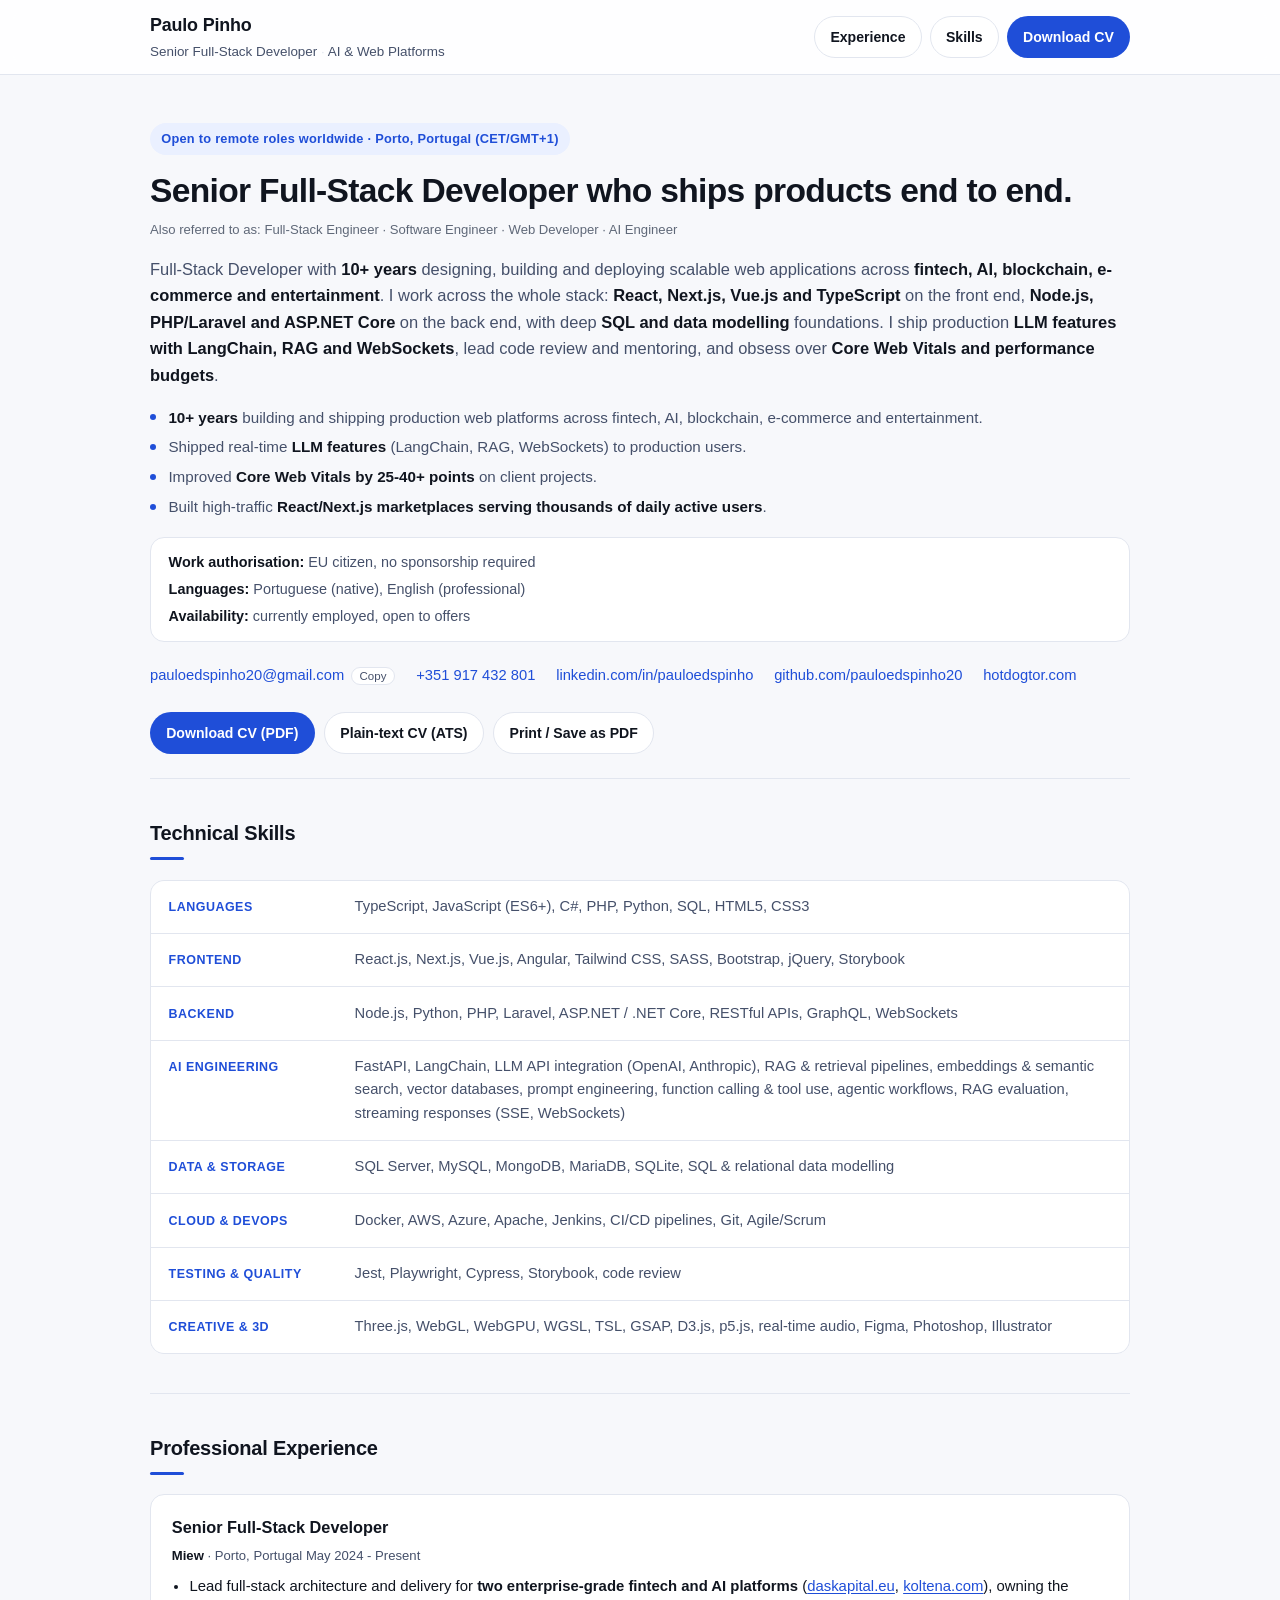
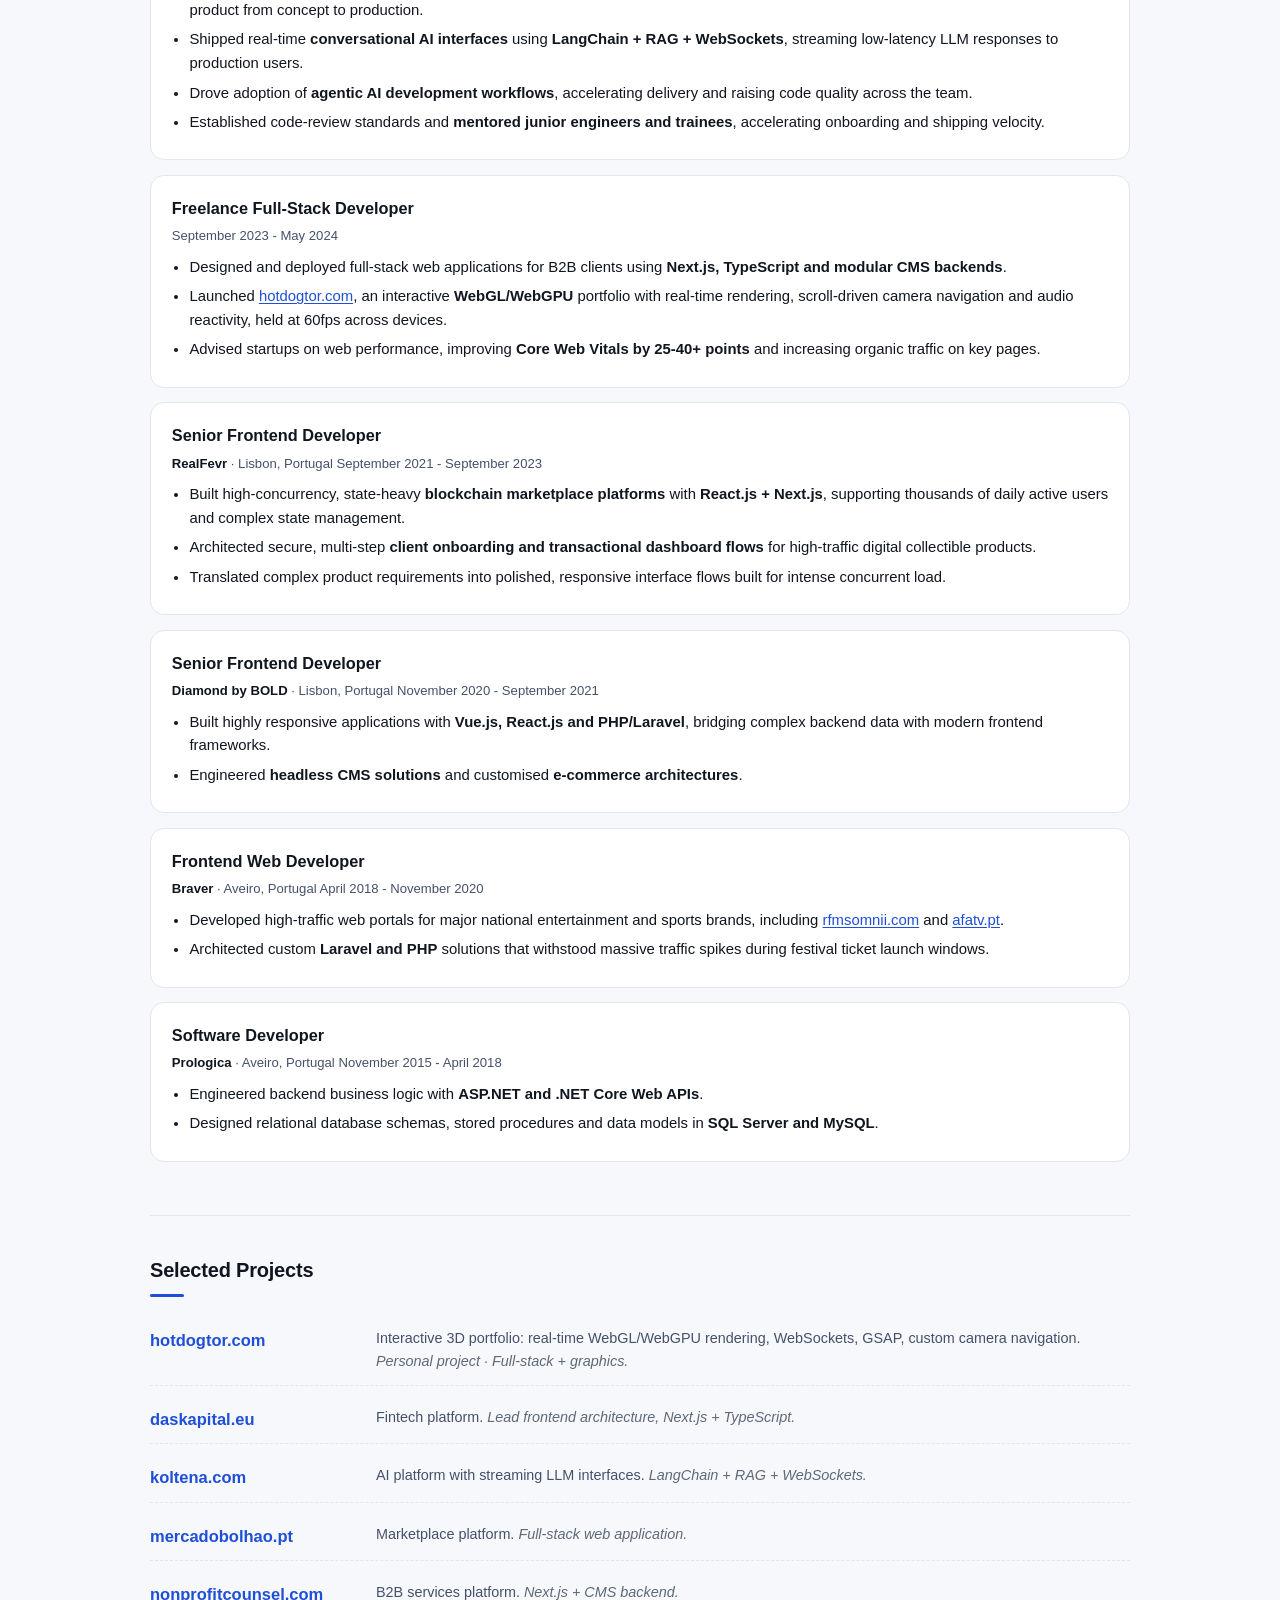
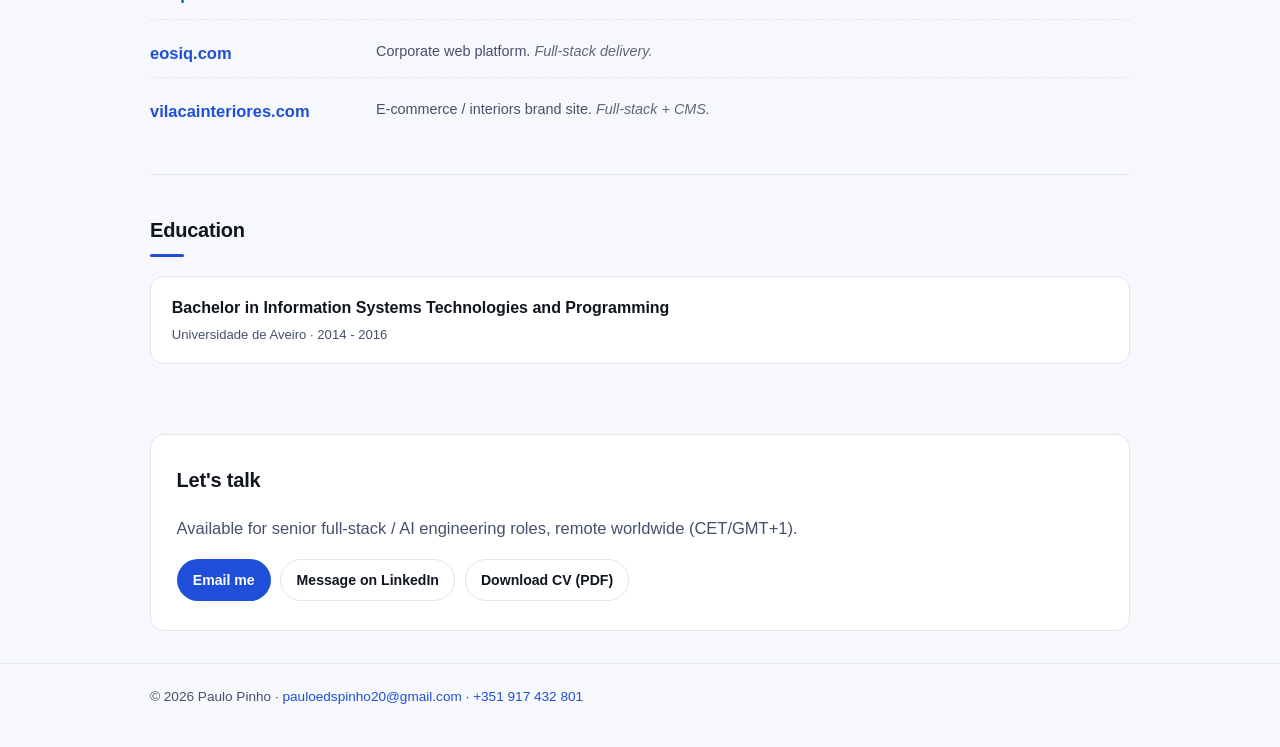
<file: index.html>
<!DOCTYPE html>
<html lang="en">
<head>
  <meta charset="utf-8" />
  <meta name="viewport" content="width=device-width, initial-scale=1" />

  <title>Paulo Pinho · Senior Full-Stack Developer (AI, React, Node.js, .NET)</title>
  <meta name="description" content="Senior Full-Stack Developer with 10+ years building scalable web platforms in fintech, AI and blockchain. React, Next.js, Vue, TypeScript, Node.js, PHP/Laravel, ASP.NET Core, SQL, LangChain and RAG. Remote, based in Porto, Portugal." />
  <meta name="keywords" content="Senior Full-Stack Developer, Full-Stack Engineer, Software Engineer, Web Developer, Remote Software Engineer, React, Next.js, Vue.js, TypeScript, JavaScript, Node.js, Python, FastAPI, PHP, Laravel, ASP.NET Core, .NET, C#, GraphQL, REST APIs, WebSockets, LangChain, RAG, retrieval-augmented generation, LLM, LLM API integration, OpenAI, Anthropic, AI Engineer, AI engineering, embeddings, semantic search, vector databases, prompt engineering, function calling, tool use, agentic workflows, RAG evaluation, streaming, SSE, MySQL, SQL Server, MongoDB, Docker, AWS, Azure, CI/CD, Core Web Vitals, Three.js, WebGL, WebGPU, Porto Portugal" />
  <meta name="author" content="Paulo Pinho" />
  <meta name="robots" content="index, follow, max-image-preview:large" />
  <meta name="theme-color" content="#0b1220" />

  <link rel="canonical" href="https://pauloedspinho20.github.io/cv/" />

  <!-- Open Graph / social -->
  <meta property="og:type" content="profile" />
  <meta property="og:title" content="Paulo Pinho · Senior Full-Stack Developer (AI & Web Platforms)" />
  <meta property="og:description" content="10+ years shipping scalable web platforms and production LLM/RAG features. React, Next.js, Node.js, .NET, SQL. Remote worldwide." />
  <meta property="og:url" content="https://pauloedspinho20.github.io/cv/" />
  <meta property="og:image" content="https://pauloedspinho20.github.io/cv/assets/og-image.png" />
  <meta property="og:image:type" content="image/png" />
  <meta property="og:image:width" content="1200" />
  <meta property="og:image:height" content="630" />
  <meta property="og:image:alt" content="Paulo Pinho · Senior Full-Stack Developer" />
  <meta property="og:locale" content="en_US" />
  <meta name="twitter:card" content="summary_large_image" />
  <meta name="twitter:title" content="Paulo Pinho · Senior Full-Stack Developer (AI & Web Platforms)" />
  <meta name="twitter:description" content="10+ years shipping scalable web platforms and production LLM/RAG features. Remote worldwide." />
  <meta name="twitter:image" content="https://pauloedspinho20.github.io/cv/assets/og-image.png" />

  <link rel="icon" href="./assets/favicon.svg" type="image/svg+xml" />
  <link rel="apple-touch-icon" href="./assets/apple-touch-icon.png" />
  <link rel="stylesheet" href="./styles.css" />

  <script type="application/ld+json">
  {
    "@context": "https://schema.org",
    "@type": "Person",
    "name": "Paulo Pinho",
    "givenName": "Paulo",
    "familyName": "Pinho",
    "jobTitle": "Senior Full-Stack Developer",
    "alternateName": ["Full-Stack Engineer", "Software Engineer", "Web Developer", "AI Engineer"],
    "knowsLanguage": [
      { "@type": "Language", "name": "Portuguese" },
      { "@type": "Language", "name": "English" }
    ],
    "description": "Senior Full-Stack Developer specialising in React, Next.js, TypeScript, Node.js, PHP/Laravel, ASP.NET Core and applied AI (LangChain, RAG, LLM integration).",
    "email": "mailto:pauloedspinho20@gmail.com",
    "telephone": "+351917432801",
    "url": "https://pauloedspinho20.github.io/cv/",
    "image": "https://pauloedspinho20.github.io/cv/assets/og-image.png",
    "address": {
      "@type": "PostalAddress",
      "addressLocality": "Porto",
      "addressCountry": "PT"
    },
    "worksFor": { "@type": "Organization", "name": "Miew" },
    "alumniOf": {
      "@type": "CollegeOrUniversity",
      "name": "Universidade de Aveiro"
    },
    "knowsAbout": [
      "React", "Next.js", "Vue.js", "TypeScript", "JavaScript", "Node.js",
      "PHP", "Laravel", "ASP.NET Core", ".NET", "C#", "Python", "FastAPI",
      "GraphQL", "REST APIs", "WebSockets", "SQL Server", "MySQL", "MongoDB",
      "LangChain", "RAG", "LLM integration", "OpenAI API", "Anthropic API",
      "embeddings", "semantic search", "vector databases", "prompt engineering",
      "function calling", "tool use", "agentic workflows", "RAG evaluation", "streaming",
      "Docker", "AWS", "Azure", "CI/CD", "Core Web Vitals", "WebGL", "WebGPU", "Three.js"
    ],
    "sameAs": [
      "https://github.com/pauloedspinho20",
      "https://linkedin.com/in/pauloedspinho",
      "https://hotdogtor.com"
    ]
  }
  </script>
</head>
<body>
  <a class="skip-link" href="#main">Skip to content</a>

  <header class="site-header" id="top">
    <div class="wrap header-inner">
      <div class="identity">
        <h1>Paulo Pinho</h1>
        <p class="role">Senior Full-Stack Developer <span class="sep">·</span> AI &amp; Web Platforms</p>
      </div>
      <nav class="actions" aria-label="Primary">
        <a class="btn btn-ghost" href="#experience">Experience</a>
        <a class="btn btn-ghost" href="#skills">Skills</a>
        <a class="btn btn-primary" href="./assets/Paulo-Pinho-Senior-FullStack-Developer-CV.pdf" download>Download CV</a>
      </nav>
    </div>
  </header>

  <main id="main">
    <!-- Print-only header: gives the PDF a clean name/title/contact block -->
    <div class="print-only print-head">
      <h1>Paulo Pinho</h1>
      <p class="print-role">Senior Full-Stack Developer · AI &amp; Web Platforms</p>
      <p class="print-contact">
        Porto, Portugal · +351 917 432 801 · pauloedspinho20@gmail.com ·
        linkedin.com/in/pauloedspinho · github.com/pauloedspinho20 · hotdogtor.com
      </p>
      <p class="print-contact">
        EU work authorisation (no sponsorship) · Portuguese (native), English (professional) · Remote worldwide (CET/GMT+1)
      </p>
    </div>

    <!-- HERO / SUMMARY -->
    <section class="hero wrap" id="about" aria-labelledby="about-title">
      <p class="eyebrow">Open to remote roles worldwide · Porto, Portugal (CET/GMT+1)</p>
      <h2 id="about-title" class="summary-title">Senior Full-Stack Developer who ships products end to end.</h2>
      <p class="also">Also referred to as: Full-Stack Engineer · Software Engineer · Web Developer · AI Engineer</p>
      <p class="summary">
        Full-Stack Developer with <strong>10+ years</strong> designing, building and deploying scalable web
        applications across <strong>fintech, AI, blockchain, e-commerce and entertainment</strong>. I work across the
        whole stack: <strong>React, Next.js, Vue.js and TypeScript</strong> on the front end,
        <strong>Node.js, PHP/Laravel and ASP.NET Core</strong> on the back end, with deep <strong>SQL and data
        modelling</strong> foundations. I ship production <strong>LLM features with LangChain, RAG and WebSockets</strong>,
        lead code review and mentoring, and obsess over <strong>Core Web Vitals and performance budgets</strong>.
      </p>

      <ul class="highlights" aria-label="Career highlights">
        <li><strong>10+ years</strong> building and shipping production web platforms across fintech, AI, blockchain, e-commerce and entertainment.</li>
        <li>Shipped real-time <strong>LLM features</strong> (LangChain, RAG, WebSockets) to production users.</li>
        <li>Improved <strong>Core Web Vitals by 25-40+ points</strong> on client projects.</li>
        <li>Built high-traffic <strong>React/Next.js marketplaces serving thousands of daily active users</strong>.</li>
      </ul>

      <ul class="facts" aria-label="Working preferences">
        <li><strong>Work authorisation:</strong> EU citizen, no sponsorship required</li>
        <li><strong>Languages:</strong> Portuguese (native), English (professional)</li>
        <li><strong>Availability:</strong> currently employed, open to offers</li>
      </ul>

      <ul class="contact" aria-label="Contact details">
        <li><a href="mailto:pauloedspinho20@gmail.com">pauloedspinho20@gmail.com</a>
          <button class="copy-btn" type="button" data-copy="pauloedspinho20@gmail.com" aria-label="Copy email address">Copy</button>
        </li>
        <li><a href="tel:+351917432801">+351 917 432 801</a></li>
        <li><a href="https://linkedin.com/in/pauloedspinho" rel="me noopener" target="_blank">linkedin.com/in/pauloedspinho</a></li>
        <li><a href="https://github.com/pauloedspinho20" rel="me noopener" target="_blank">github.com/pauloedspinho20</a></li>
        <li><a href="https://hotdogtor.com" rel="noopener" target="_blank">hotdogtor.com</a></li>
      </ul>

      <div class="cta-row">
        <a class="btn btn-primary" href="./assets/Paulo-Pinho-Senior-FullStack-Developer-CV.pdf" download>Download CV (PDF)</a>
        <a class="btn btn-ghost" href="./cv.txt">Plain-text CV (ATS)</a>
        <button class="btn btn-ghost" type="button" data-print>Print / Save as PDF</button>
      </div>
    </section>

    <!-- SKILLS -->
    <section class="wrap section" id="skills" aria-labelledby="skills-title">
      <h2 class="section-title" id="skills-title">Technical Skills</h2>
      <dl class="skills-grid">
        <div class="skill">
          <dt>Languages</dt>
          <dd>TypeScript, JavaScript (ES6+), C#, PHP, Python, SQL, HTML5, CSS3</dd>
        </div>
        <div class="skill">
          <dt>Frontend</dt>
          <dd>React.js, Next.js, Vue.js, Angular, Tailwind CSS, SASS, Bootstrap, jQuery, Storybook</dd>
        </div>
        <div class="skill">
          <dt>Backend</dt>
          <dd>Node.js, Python, PHP, Laravel, ASP.NET / .NET Core, RESTful APIs, GraphQL, WebSockets</dd>
        </div>
        <div class="skill">
          <dt>AI Engineering</dt>
          <dd>FastAPI, LangChain, LLM API integration (OpenAI, Anthropic), RAG &amp; retrieval pipelines, embeddings &amp; semantic search, vector databases, prompt engineering, function calling &amp; tool use, agentic workflows, RAG evaluation, streaming responses (SSE, WebSockets)</dd>
        </div>
        <div class="skill">
          <dt>Data &amp; Storage</dt>
          <dd>SQL Server, MySQL, MongoDB, MariaDB, SQLite, SQL &amp; relational data modelling</dd>
        </div>
        <div class="skill">
          <dt>Cloud &amp; DevOps</dt>
          <dd>Docker, AWS, Azure, Apache, Jenkins, CI/CD pipelines, Git, Agile/Scrum</dd>
        </div>
        <div class="skill">
          <dt>Testing &amp; Quality</dt>
          <dd>Jest, Playwright, Cypress, Storybook, code review</dd>
        </div>
        <div class="skill">
          <dt>Creative &amp; 3D</dt>
          <dd>Three.js, WebGL, WebGPU, WGSL, TSL, GSAP, D3.js, p5.js, real-time audio, Figma, Photoshop, Illustrator</dd>
        </div>
      </dl>
      <!--
        OPTIONAL KEYWORDS: confirm you actually use these before removing this comment.
        LangGraph, Model Context Protocol (MCP), OpenAI Agents SDK, Hugging Face Transformers,
        Pinecone, pgvector, Weaviate, Chroma, Qdrant, fine-tuning / LoRA,
        Redux / Redux Toolkit, Zustand, React Native, Remix,
        Kafka / RabbitMQ, Kubernetes, Terraform
      -->
    </section>

    <!-- EXPERIENCE -->
    <section class="wrap section" id="experience" aria-labelledby="exp-title">
      <h2 class="section-title" id="exp-title">Professional Experience</h2>

      <article class="job">
        <header class="job-head">
          <h3 class="job-title">Senior Full-Stack Developer</h3>
          <p class="job-meta">
            <span class="company">Miew</span> · Porto, Portugal
            <time datetime="2024-05">May 2024</time> - Present
          </p>
        </header>
        <ul>
          <li>Lead full-stack architecture and delivery for <strong>two enterprise-grade fintech and AI platforms</strong> (<a href="https://daskapital.eu" rel="noopener" target="_blank">daskapital.eu</a>, <a href="https://koltena.com" rel="noopener" target="_blank">koltena.com</a>), owning the product from concept to production.</li>
          <li>Shipped real-time <strong>conversational AI interfaces</strong> using <strong>LangChain + RAG + WebSockets</strong>, streaming low-latency LLM responses to production users.</li>
          <li>Drove adoption of <strong>agentic AI development workflows</strong>, accelerating delivery and raising code quality across the team.</li>
          <li>Established code-review standards and <strong>mentored junior engineers and trainees</strong>, accelerating onboarding and shipping velocity.</li>
        </ul>
      </article>

      <article class="job">
        <header class="job-head">
          <h3 class="job-title">Freelance Full-Stack Developer</h3>
          <p class="job-meta">
            <time datetime="2023-09">September 2023</time> - <time datetime="2024-05">May 2024</time>
          </p>
        </header>
        <ul>
          <li>Designed and deployed full-stack web applications for B2B clients using <strong>Next.js, TypeScript and modular CMS backends</strong>.</li>
          <li>Launched <a href="https://hotdogtor.com" rel="noopener" target="_blank">hotdogtor.com</a>, an interactive <strong>WebGL/WebGPU</strong> portfolio with real-time rendering, scroll-driven camera navigation and audio reactivity, held at 60fps across devices.</li>
          <li>Advised startups on web performance, improving <strong>Core Web Vitals by 25-40+ points</strong> and increasing organic traffic on key pages.</li>
        </ul>
      </article>

      <article class="job">
        <header class="job-head">
          <h3 class="job-title">Senior Frontend Developer</h3>
          <p class="job-meta">
            <span class="company">RealFevr</span> · Lisbon, Portugal
            <time datetime="2021-09">September 2021</time> - <time datetime="2023-09">September 2023</time>
          </p>
        </header>
        <ul>
          <li>Built high-concurrency, state-heavy <strong>blockchain marketplace platforms</strong> with <strong>React.js + Next.js</strong>, supporting thousands of daily active users and complex state management.</li>
          <li>Architected secure, multi-step <strong>client onboarding and transactional dashboard flows</strong> for high-traffic digital collectible products.</li>
          <li>Translated complex product requirements into polished, responsive interface flows built for intense concurrent load.</li>
        </ul>
      </article>

      <article class="job">
        <header class="job-head">
          <h3 class="job-title">Senior Frontend Developer</h3>
          <p class="job-meta">
            <span class="company">Diamond by BOLD</span> · Lisbon, Portugal
            <time datetime="2020-11">November 2020</time> - <time datetime="2021-09">September 2021</time>
          </p>
        </header>
        <ul>
          <li>Built highly responsive applications with <strong>Vue.js, React.js and PHP/Laravel</strong>, bridging complex backend data with modern frontend frameworks.</li>
          <li>Engineered <strong>headless CMS solutions</strong> and customised <strong>e-commerce architectures</strong>.</li>
        </ul>
      </article>

      <article class="job">
        <header class="job-head">
          <h3 class="job-title">Frontend Web Developer</h3>
          <p class="job-meta">
            <span class="company">Braver</span> · Aveiro, Portugal
            <time datetime="2018-04">April 2018</time> - <time datetime="2020-11">November 2020</time>
          </p>
        </header>
        <ul>
          <li>Developed high-traffic web portals for major national entertainment and sports brands, including <a href="https://rfmsomnii.com" rel="noopener" target="_blank">rfmsomnii.com</a> and <a href="https://afatv.pt" rel="noopener" target="_blank">afatv.pt</a>.</li>
          <li>Architected custom <strong>Laravel and PHP</strong> solutions that withstood massive traffic spikes during festival ticket launch windows.</li>
        </ul>
      </article>

      <article class="job">
        <header class="job-head">
          <h3 class="job-title">Software Developer</h3>
          <p class="job-meta">
            <span class="company">Prologica</span> · Aveiro, Portugal
            <time datetime="2015-11">November 2015</time> - <time datetime="2018-04">April 2018</time>
          </p>
        </header>
        <ul>
          <li>Engineered backend business logic with <strong>ASP.NET and .NET Core Web APIs</strong>.</li>
          <li>Designed relational database schemas, stored procedures and data models in <strong>SQL Server and MySQL</strong>.</li>
        </ul>
      </article>
    </section>

    <!-- PROJECTS -->
    <section class="wrap section" id="projects" aria-labelledby="projects-title">
      <h2 class="section-title" id="projects-title">Selected Projects</h2>
      <ul class="projects">
        <li>
          <a href="https://hotdogtor.com" rel="noopener" target="_blank">hotdogtor.com</a>
          <span class="project-desc">Interactive 3D portfolio: real-time WebGL/WebGPU rendering, WebSockets, GSAP, custom camera navigation. <em>Personal project · Full-stack + graphics.</em></span>
        </li>
        <li>
          <a href="https://daskapital.eu" rel="noopener" target="_blank">daskapital.eu</a>
          <span class="project-desc">Fintech platform. <em>Lead frontend architecture, Next.js + TypeScript.</em></span>
        </li>
        <li>
          <a href="https://koltena.com" rel="noopener" target="_blank">koltena.com</a>
          <span class="project-desc">AI platform with streaming LLM interfaces. <em>LangChain + RAG + WebSockets.</em></span>
        </li>
        <li>
          <a href="https://mercadobolhao.pt" rel="noopener" target="_blank">mercadobolhao.pt</a>
          <span class="project-desc">Marketplace platform. <em>Full-stack web application.</em></span>
        </li>
        <li>
          <a href="https://nonprofitcounsel.com" rel="noopener" target="_blank">nonprofitcounsel.com</a>
          <span class="project-desc">B2B services platform. <em>Next.js + CMS backend.</em></span>
        </li>
        <li>
          <a href="https://eosiq.com" rel="noopener" target="_blank">eosiq.com</a>
          <span class="project-desc">Corporate web platform. <em>Full-stack delivery.</em></span>
        </li>
        <li>
          <a href="https://vilacainteriores.com" rel="noopener" target="_blank">vilacainteriores.com</a>
          <span class="project-desc">E-commerce / interiors brand site. <em>Full-stack + CMS.</em></span>
        </li>
      </ul>
    </section>

    <!-- EDUCATION -->
    <section class="wrap section" id="education" aria-labelledby="edu-title">
      <h2 class="section-title" id="edu-title">Education</h2>
      <article class="edu">
        <h3>Bachelor in Information Systems Technologies and Programming</h3>
        <p class="job-meta">Universidade de Aveiro · <time datetime="2014">2014</time> - <time datetime="2016">2016</time></p>
      </article>
    </section>

    <!-- CONTACT CTA -->
    <section class="wrap section cta-band" id="contact" aria-labelledby="contact-title">
      <h2 class="section-title" id="contact-title">Let's talk</h2>
      <p>Available for senior full-stack / AI engineering roles, remote worldwide (CET/GMT+1).</p>
      <div class="cta-row">
        <a class="btn btn-primary" href="mailto:pauloedspinho20@gmail.com?subject=Senior%20Full-Stack%20opportunity">Email me</a>
        <a class="btn btn-ghost" href="https://linkedin.com/in/pauloedspinho" rel="noopener" target="_blank">Message on LinkedIn</a>
        <a class="btn btn-ghost" href="./assets/Paulo-Pinho-Senior-FullStack-Developer-CV.pdf" download>Download CV (PDF)</a>
      </div>
    </section>
  </main>

  <footer class="site-footer">
    <div class="wrap">
      <p>© <span id="year">2026</span> Paulo Pinho · <a href="mailto:pauloedspinho20@gmail.com">pauloedspinho20@gmail.com</a> · <a href="tel:+351917432801">+351 917 432 801</a></p>
    </div>
  </footer>

  <script src="./script.js" defer></script>
</body>
</html>
</file>
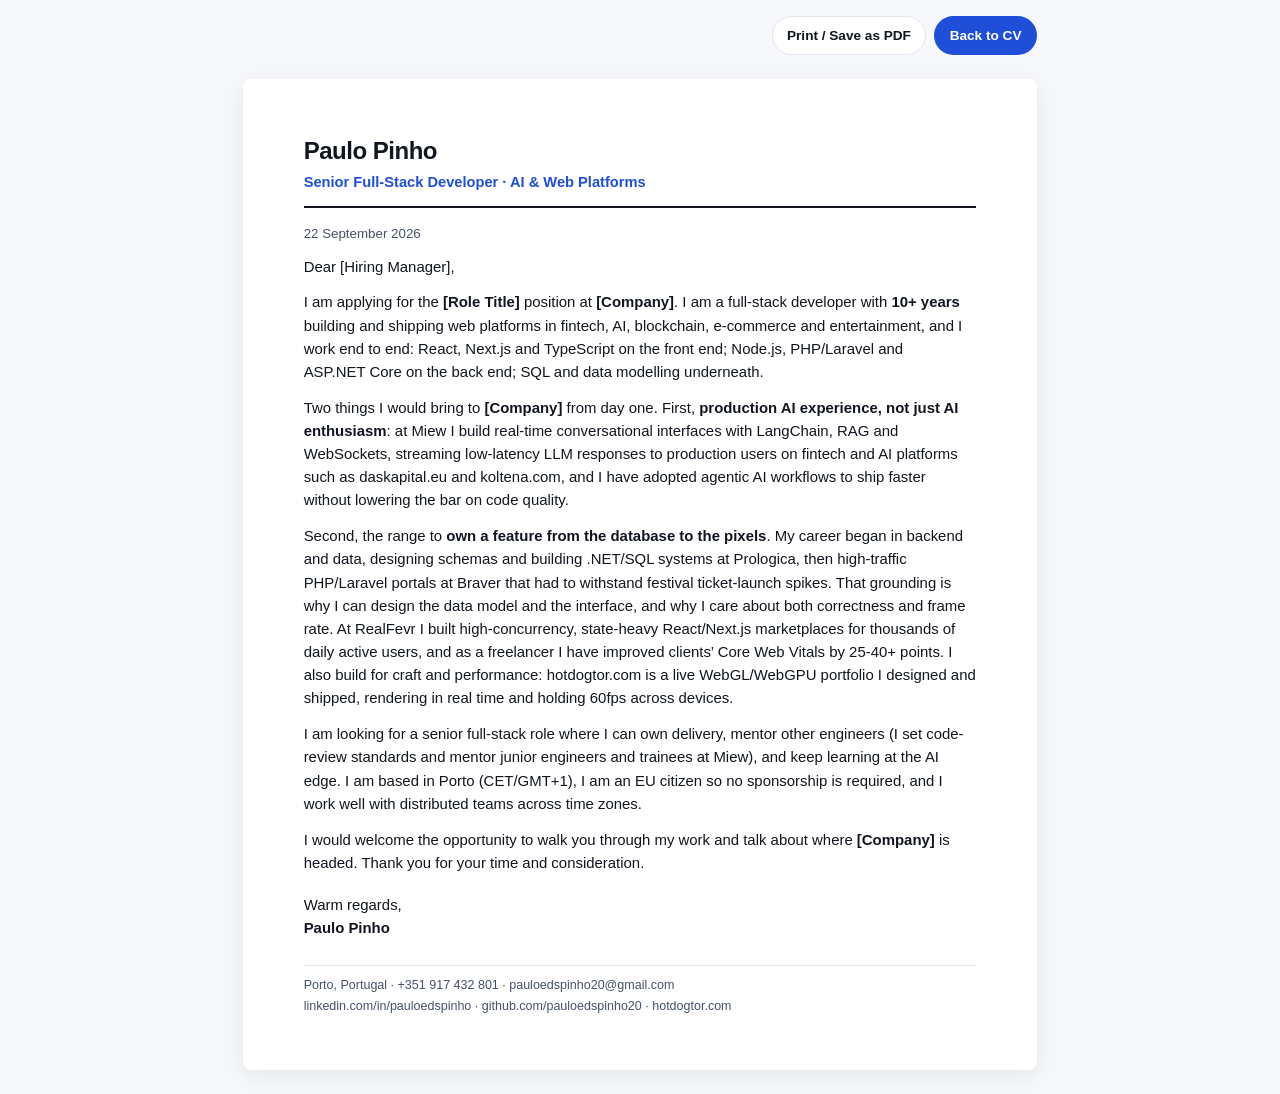
<file: cover-letter/index.html>
<!DOCTYPE html>
<html lang="en">
<head>
  <meta charset="utf-8" />
  <meta name="viewport" content="width=device-width, initial-scale=1" />
  <title>Cover Letter for Paulo Pinho, Senior Full-Stack Developer</title>
  <meta name="robots" content="noindex" />
  <link rel="icon" href="../assets/favicon.svg" type="image/svg+xml" />
  <style>
    :root { --ink:#10151f; --soft:#45506a; --accent:#1f4ed8; --line:#e2e6ef; }
    * { box-sizing: border-box; }
    body {
      margin: 0; background: #f7f8fb; color: var(--ink);
      font-family: -apple-system, BlinkMacSystemFont, "Segoe UI", Roboto, Helvetica, Arial, sans-serif;
      line-height: 1.55; font-size: 11.2pt;
    }
    .page { background: #fff; width: min(100% - 2rem, 210mm); margin: 1.5rem auto; padding: 14mm 16mm; border-radius: 8px; box-shadow: 0 6px 24px rgba(16,21,31,.08); }
    .head { border-bottom: 2px solid var(--ink); padding-bottom: .5rem; margin-bottom: 1rem; }
    .head h1 { margin: 0; font-size: 18pt; letter-spacing: -.02em; }
    .head .role { margin: .1rem 0 .3rem; color: var(--accent); font-weight: 600; font-size: 11pt; }
    .date { margin: 1rem 0 .6rem; font-size: 10pt; color: var(--soft); }
    .salut { margin: 0 0 .8rem; }
    p { margin: 0 0 .8rem; }
    .sig { margin-top: 1.2rem; }
    .sig strong { display: block; }
    .contact { margin-top: 1.6rem; padding-top: .6rem; border-top: 1px solid var(--line); font-size: 9.4pt; color: var(--soft); }
    .contact p { margin: 0 0 .1rem; }
    a { color: var(--accent); text-decoration: none; }
    .toolbar { width: min(100% - 2rem, 210mm); margin: 1rem auto 0; display: flex; gap: .5rem; justify-content: flex-end; }
    .toolbar a, .toolbar button {
      font: inherit; font-size: .85rem; font-weight: 600; padding: .5rem .9rem; border-radius: 999px;
      border: 1px solid var(--line); background: #fff; color: var(--ink); text-decoration: none; cursor: pointer;
    }
    .toolbar .primary { background: var(--accent); color: #fff; border-color: transparent; }
    @media print {
      body { background: #fff; font-size: 10.6pt; line-height: 1.42; }
      .page { width: 100%; margin: 0; padding: 16mm; box-shadow: none; border-radius: 0; }
      .toolbar { display: none; }
      a { color: #000; }
      @page { size: A4; margin: 0; }
    }
  </style>
</head>
<body>
  <div class="toolbar">
    <button type="button" onclick="window.print()">Print / Save as PDF</button>
    <a class="primary" href="../">Back to CV</a>
  </div>

  <article class="page">
    <header class="head">
      <h1>Paulo Pinho</h1>
      <p class="role">Senior Full-Stack Developer · AI &amp; Web Platforms</p>
    </header>

    <p class="date">22 September 2026</p>

    <p class="salut">Dear [Hiring Manager],</p>

    <p>
      I am applying for the <strong>[Role Title]</strong> position at <strong>[Company]</strong>. I am a full-stack
      developer with <strong>10+ years</strong> building and shipping web platforms in fintech, AI, blockchain,
      e-commerce and entertainment, and I work end to end: React, Next.js and TypeScript on the front end;
      Node.js, PHP/Laravel and ASP.NET&nbsp;Core on the back end; SQL and data modelling underneath.
    </p>

    <p>
      Two things I would bring to <strong>[Company]</strong> from day one. First, <strong>production AI experience,
      not just AI enthusiasm</strong>: at Miew I build real-time conversational interfaces with LangChain, RAG and
      WebSockets, streaming low-latency LLM responses to production users on fintech and AI platforms such as
      daskapital.eu and koltena.com, and I have adopted agentic AI workflows to ship faster without lowering the
      bar on code quality.
    </p>

    <p>
      Second, the range to <strong>own a feature from the database to the pixels</strong>. My career began in backend
      and data, designing schemas and building .NET/SQL systems at Prologica, then high-traffic PHP/Laravel portals
      at Braver that had to withstand festival ticket-launch spikes. That grounding is why I can design the data model
      and the interface, and why I care about both correctness and frame rate. At RealFevr I built high-concurrency,
      state-heavy React/Next.js marketplaces for thousands of daily active users, and as a freelancer I have improved
      clients’ Core Web Vitals by 25-40+ points. I also build for craft and performance: hotdogtor.com is a live
      WebGL/WebGPU portfolio I designed and shipped, rendering in real time and holding 60fps across devices.
    </p>

    <p>
      I am looking for a senior full-stack role where I can own delivery, mentor other engineers (I set code-review
      standards and mentor junior engineers and trainees at Miew), and keep learning at the AI edge. I am based in
      Porto (CET/GMT+1), I am an EU citizen so no sponsorship is required, and I work well with distributed teams
      across time zones.
    </p>

    <p>
      I would welcome the opportunity to walk you through my work and talk about where <strong>[Company]</strong> is
      headed. Thank you for your time and consideration.
    </p>

    <p class="sig">
      Warm regards,<br />
      <strong>Paulo Pinho</strong>
    </p>

    <footer class="contact">
      <p>Porto, Portugal · +351 917 432 801 · pauloedspinho20@gmail.com</p>
      <p>linkedin.com/in/pauloedspinho · github.com/pauloedspinho20 · hotdogtor.com</p>
    </footer>
  </article>
</body>
</html>
</file>
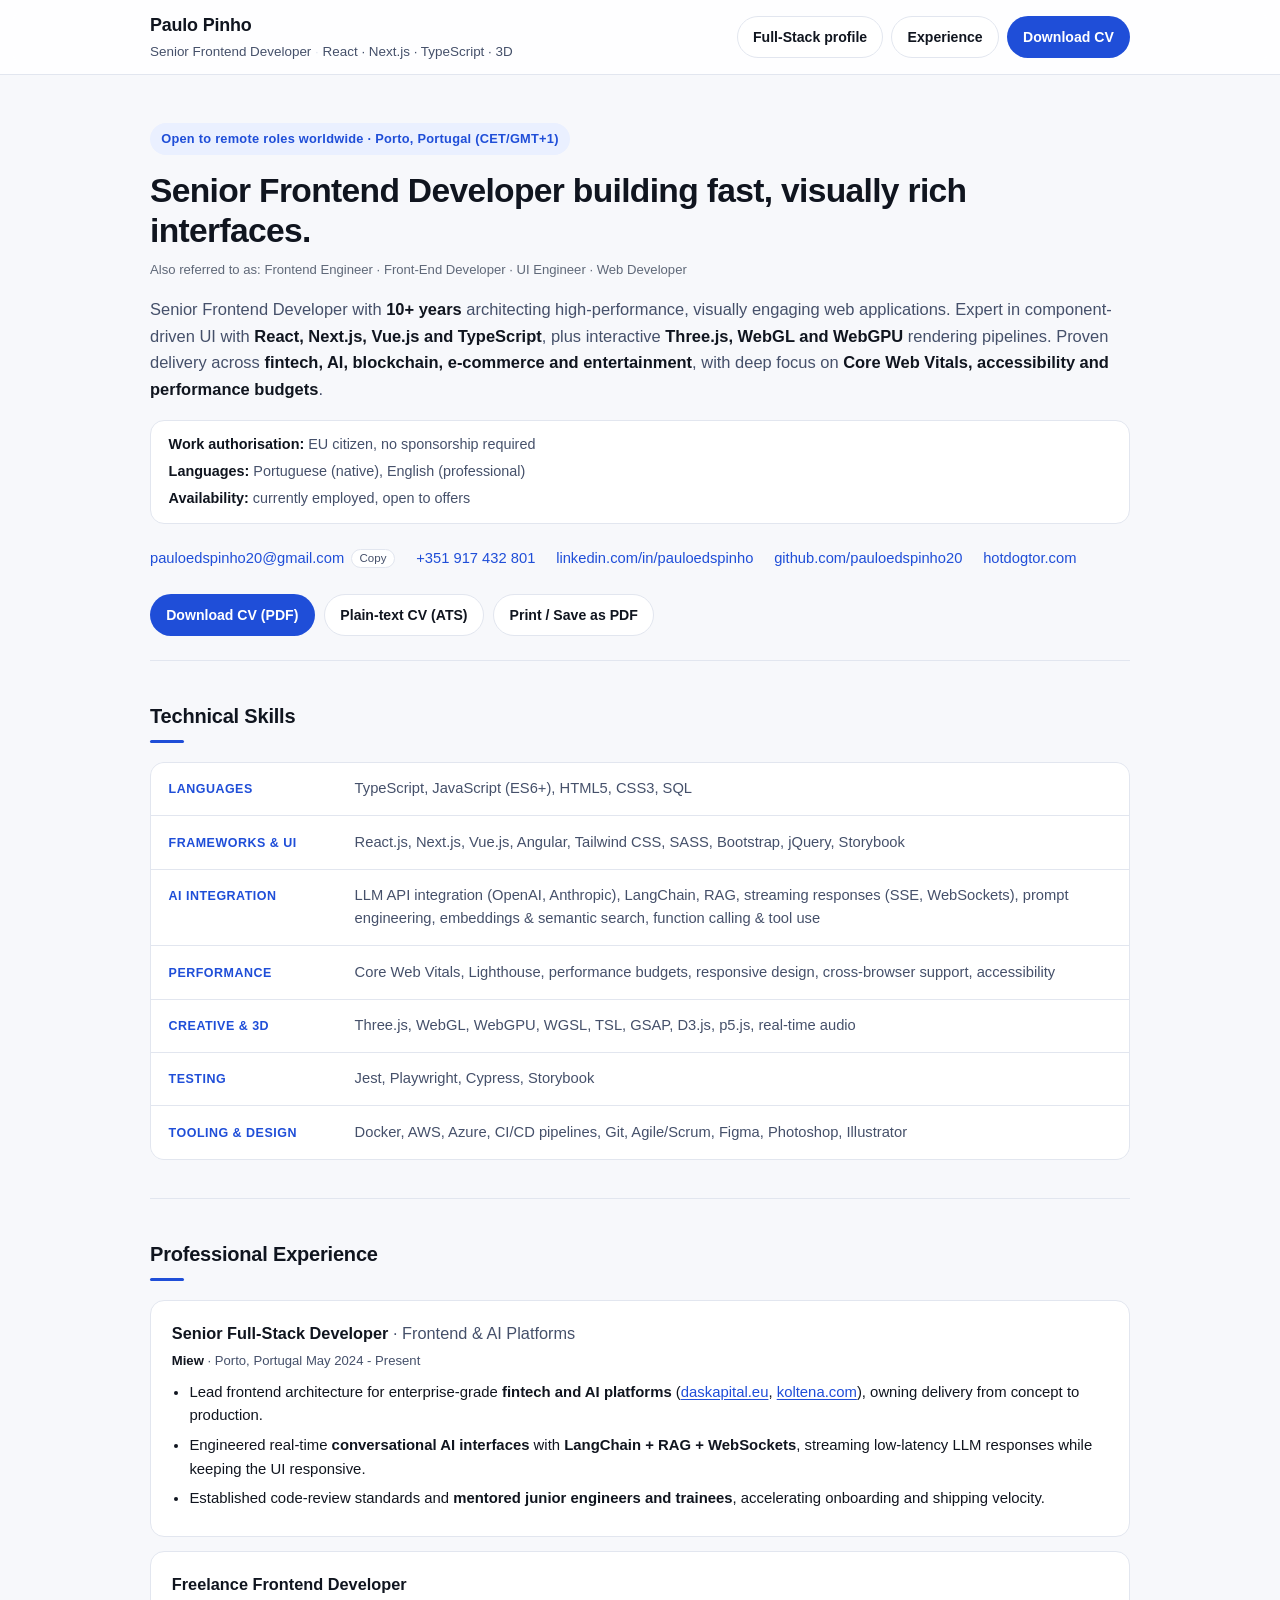
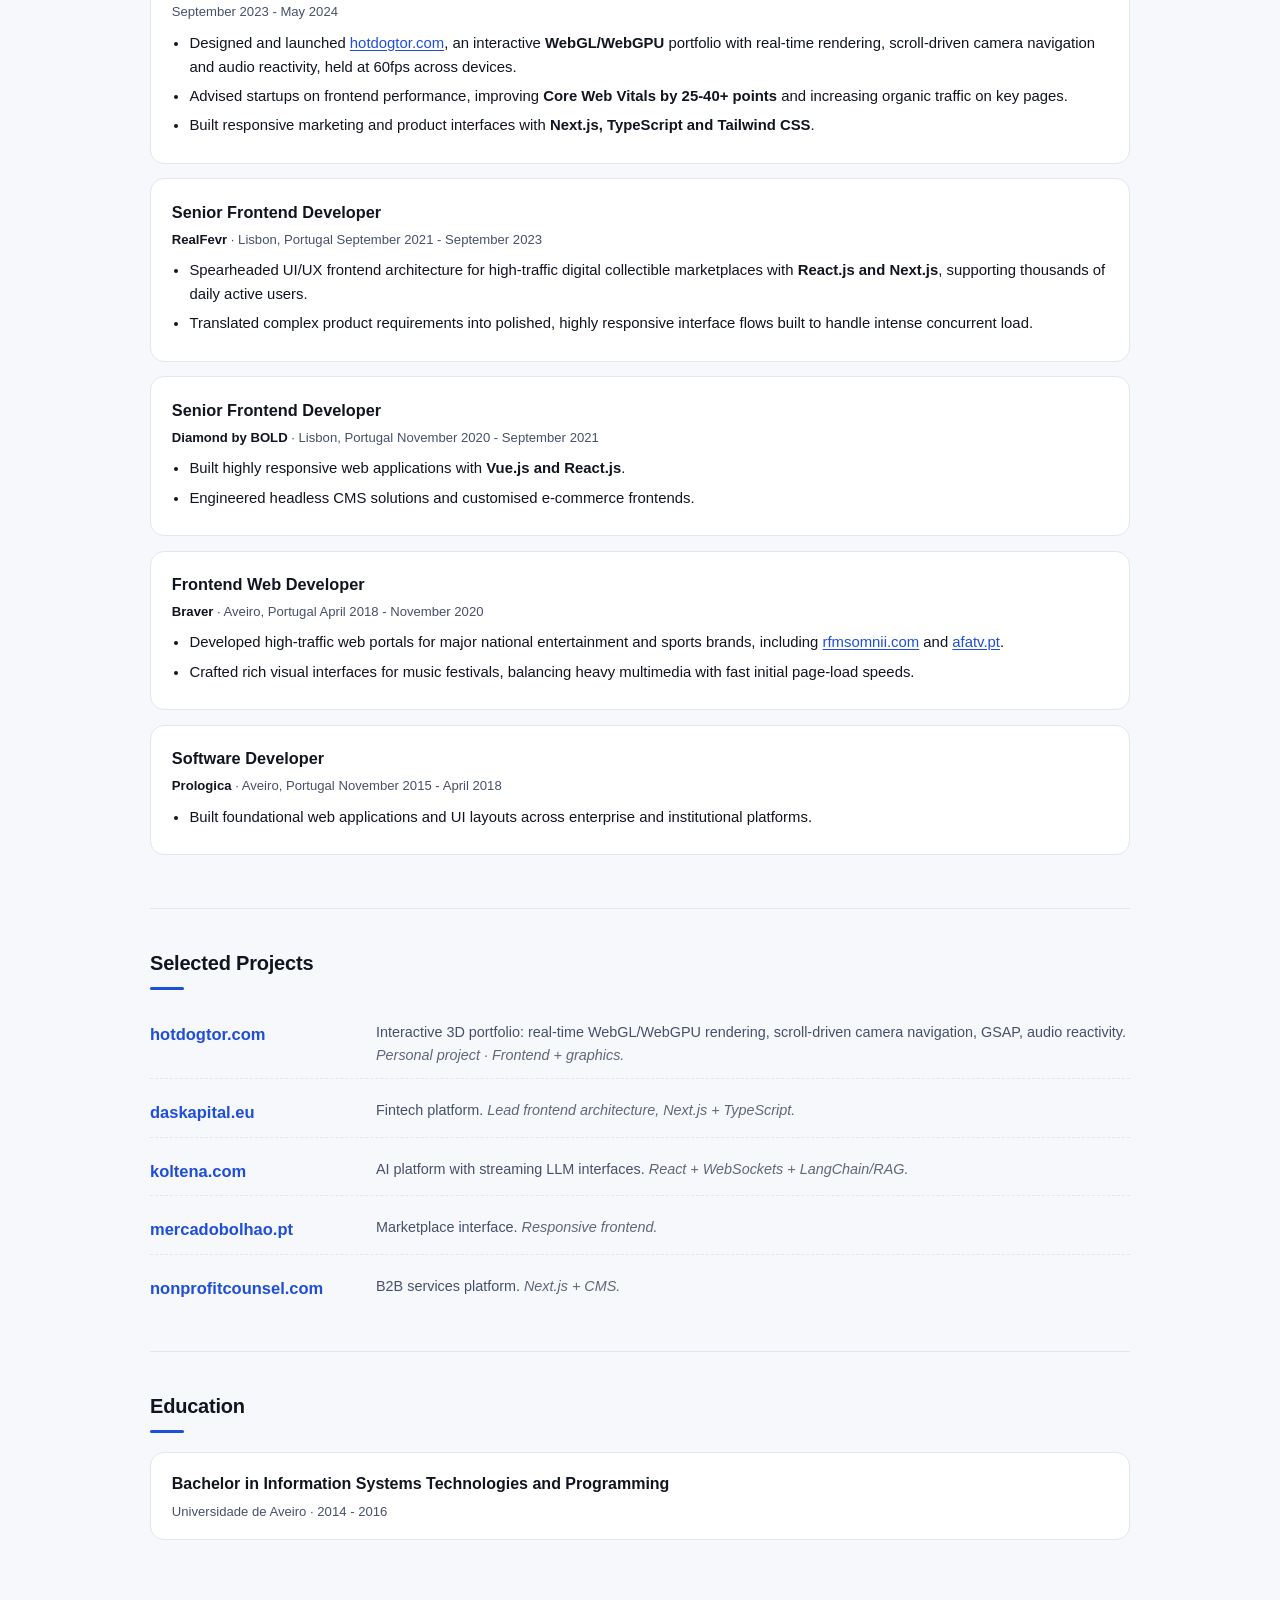
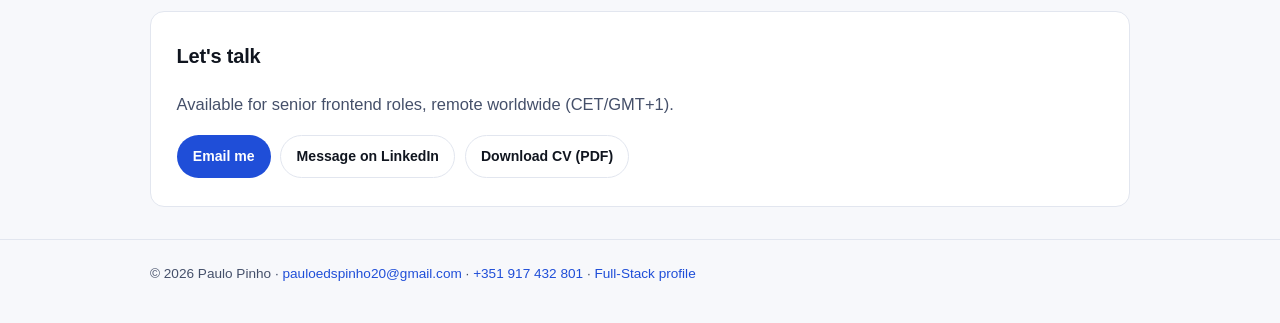
<file: frontend/index.html>
<!DOCTYPE html>
<html lang="en">
<head>
  <meta charset="utf-8" />
  <meta name="viewport" content="width=device-width, initial-scale=1" />

  <title>Paulo Pinho · Senior Frontend Developer (React, Next.js, TypeScript, Three.js)</title>
  <meta name="description" content="Senior Frontend Developer with 10+ years building high-performance, visually rich web applications. React, Next.js, Vue.js, TypeScript, Tailwind, Three.js, WebGL/WebGPU and Core Web Vitals. Remote, based in Porto, Portugal." />
  <meta name="keywords" content="Senior Frontend Developer, Frontend Engineer, Front-End Developer, React, Next.js, Vue.js, TypeScript, JavaScript, Tailwind CSS, Three.js, WebGL, WebGPU, GSAP, Core Web Vitals, Performance, Responsive Design, LLM integration, LangChain, RAG, streaming, Remote Frontend Developer, Porto Portugal" />
  <meta name="author" content="Paulo Pinho" />
  <meta name="robots" content="index, follow, max-image-preview:large" />
  <meta name="theme-color" content="#0b1220" />

  <link rel="canonical" href="https://pauloedspinho20.github.io/cv/frontend/" />

  <meta property="og:type" content="profile" />
  <meta property="og:title" content="Paulo Pinho · Senior Frontend Developer" />
  <meta property="og:description" content="10+ years of React, Next.js, TypeScript and Three.js. Performance-obsessed frontend engineering, remote worldwide." />
  <meta property="og:url" content="https://pauloedspinho20.github.io/cv/frontend/" />
  <meta property="og:image" content="https://pauloedspinho20.github.io/cv/assets/og-image.png" />
  <meta property="og:image:type" content="image/png" />
  <meta property="og:image:width" content="1200" />
  <meta property="og:image:height" content="630" />
  <meta property="og:image:alt" content="Paulo Pinho · Senior Frontend Developer" />
  <meta property="og:locale" content="en_US" />
  <meta name="twitter:card" content="summary_large_image" />
  <meta name="twitter:title" content="Paulo Pinho · Senior Frontend Developer" />
  <meta name="twitter:description" content="10+ years of React, Next.js, TypeScript and Three.js. Remote worldwide." />
  <meta name="twitter:image" content="https://pauloedspinho20.github.io/cv/assets/og-image.png" />

  <link rel="icon" href="../assets/favicon.svg" type="image/svg+xml" />
  <link rel="apple-touch-icon" href="../assets/apple-touch-icon.png" />
  <link rel="stylesheet" href="../styles.css" />

  <script type="application/ld+json">
  {
    "@context": "https://schema.org",
    "@type": "Person",
    "name": "Paulo Pinho",
    "givenName": "Paulo",
    "familyName": "Pinho",
    "jobTitle": "Senior Frontend Developer",
    "alternateName": ["Frontend Engineer", "Front-End Developer", "UI Engineer", "Web Developer"],
    "knowsLanguage": [
      { "@type": "Language", "name": "Portuguese" },
      { "@type": "Language", "name": "English" }
    ],
    "description": "Senior Frontend Developer specialising in React, Next.js, Vue.js, TypeScript, performance and interactive WebGL/WebGPU experiences.",
    "email": "mailto:pauloedspinho20@gmail.com",
    "telephone": "+351917432801",
    "url": "https://pauloedspinho20.github.io/cv/frontend/",
    "image": "https://pauloedspinho20.github.io/cv/assets/og-image.png",
    "address": { "@type": "PostalAddress", "addressLocality": "Porto", "addressCountry": "PT" },
    "worksFor": { "@type": "Organization", "name": "Miew" },
    "alumniOf": { "@type": "CollegeOrUniversity", "name": "Universidade de Aveiro" },
    "knowsAbout": [
      "React", "Next.js", "Vue.js", "Angular", "TypeScript", "JavaScript", "HTML5", "CSS3",
      "Tailwind CSS", "SASS", "Core Web Vitals", "Web performance", "Responsive design",
      "Three.js", "WebGL", "WebGPU", "GSAP", "D3.js", "Testing", "Playwright", "Storybook",
      "LangChain", "RAG", "LLM integration", "prompt engineering", "embeddings", "streaming"
    ],
    "sameAs": [
      "https://github.com/pauloedspinho20",
      "https://linkedin.com/in/pauloedspinho",
      "https://hotdogtor.com"
    ]
  }
  </script>
</head>
<body>
  <a class="skip-link" href="#main">Skip to content</a>

  <header class="site-header" id="top">
    <div class="wrap header-inner">
      <div class="identity">
        <h1>Paulo Pinho</h1>
        <p class="role">Senior Frontend Developer <span class="sep">·</span> React · Next.js · TypeScript · 3D</p>
      </div>
      <nav class="actions" aria-label="Primary">
        <a class="btn btn-ghost" href="../">Full-Stack profile</a>
        <a class="btn btn-ghost" href="#experience">Experience</a>
        <a class="btn btn-primary" href="../assets/Paulo-Pinho-Senior-FullStack-Developer-CV.pdf" download>Download CV</a>
      </nav>
    </div>
  </header>

  <main id="main">
    <div class="print-only print-head">
      <h1>Paulo Pinho</h1>
      <p class="print-role">Senior Frontend Developer (React, Next.js, TypeScript, 3D)</p>
      <p class="print-contact">
        Porto, Portugal · +351 917 432 801 · pauloedspinho20@gmail.com ·
        linkedin.com/in/pauloedspinho · github.com/pauloedspinho20 · hotdogtor.com
      </p>
      <p class="print-contact">
        EU work authorisation (no sponsorship) · Portuguese (native), English (professional) · Remote worldwide (CET/GMT+1)
      </p>
    </div>

    <!-- HERO / SUMMARY -->
    <section class="hero wrap" id="about" aria-labelledby="about-title">
      <p class="eyebrow">Open to remote roles worldwide · Porto, Portugal (CET/GMT+1)</p>
      <h2 id="about-title" class="summary-title">Senior Frontend Developer building fast, visually rich interfaces.</h2>
      <p class="also">Also referred to as: Frontend Engineer · Front-End Developer · UI Engineer · Web Developer</p>
      <p class="summary">
        Senior Frontend Developer with <strong>10+ years</strong> architecting high-performance, visually engaging
        web applications. Expert in component-driven UI with <strong>React, Next.js, Vue.js and TypeScript</strong>,
        plus interactive <strong>Three.js, WebGL and WebGPU</strong> rendering pipelines. Proven delivery across
        <strong>fintech, AI, blockchain, e-commerce and entertainment</strong>, with deep focus on
        <strong>Core Web Vitals, accessibility and performance budgets</strong>.
      </p>

      <ul class="facts" aria-label="Working preferences">
        <li><strong>Work authorisation:</strong> EU citizen, no sponsorship required</li>
        <li><strong>Languages:</strong> Portuguese (native), English (professional)</li>
        <li><strong>Availability:</strong> currently employed, open to offers</li>
      </ul>

      <ul class="contact" aria-label="Contact details">
        <li><a href="mailto:pauloedspinho20@gmail.com">pauloedspinho20@gmail.com</a>
          <button class="copy-btn" type="button" data-copy="pauloedspinho20@gmail.com" aria-label="Copy email address">Copy</button>
        </li>
        <li><a href="tel:+351917432801">+351 917 432 801</a></li>
        <li><a href="https://linkedin.com/in/pauloedspinho" rel="me noopener" target="_blank">linkedin.com/in/pauloedspinho</a></li>
        <li><a href="https://github.com/pauloedspinho20" rel="me noopener" target="_blank">github.com/pauloedspinho20</a></li>
        <li><a href="https://hotdogtor.com" rel="noopener" target="_blank">hotdogtor.com</a></li>
      </ul>

      <div class="cta-row">
        <a class="btn btn-primary" href="../assets/Paulo-Pinho-Senior-FullStack-Developer-CV.pdf" download>Download CV (PDF)</a>
        <a class="btn btn-ghost" href="../cv.txt">Plain-text CV (ATS)</a>
        <button class="btn btn-ghost" type="button" data-print>Print / Save as PDF</button>
      </div>
    </section>

    <!-- SKILLS -->
    <section class="wrap section" id="skills" aria-labelledby="skills-title">
      <h2 class="section-title" id="skills-title">Technical Skills</h2>
      <dl class="skills-grid">
        <div class="skill">
          <dt>Languages</dt>
          <dd>TypeScript, JavaScript (ES6+), HTML5, CSS3, SQL</dd>
        </div>
        <div class="skill">
          <dt>Frameworks &amp; UI</dt>
          <dd>React.js, Next.js, Vue.js, Angular, Tailwind CSS, SASS, Bootstrap, jQuery, Storybook</dd>
        </div>
        <div class="skill">
          <dt>AI Integration</dt>
          <dd>LLM API integration (OpenAI, Anthropic), LangChain, RAG, streaming responses (SSE, WebSockets), prompt engineering, embeddings &amp; semantic search, function calling &amp; tool use</dd>
        </div>
        <div class="skill">
          <dt>Performance</dt>
          <dd>Core Web Vitals, Lighthouse, performance budgets, responsive design, cross-browser support, accessibility</dd>
        </div>
        <div class="skill">
          <dt>Creative &amp; 3D</dt>
          <dd>Three.js, WebGL, WebGPU, WGSL, TSL, GSAP, D3.js, p5.js, real-time audio</dd>
        </div>
        <div class="skill">
          <dt>Testing</dt>
          <dd>Jest, Playwright, Cypress, Storybook</dd>
        </div>
        <div class="skill">
          <dt>Tooling &amp; Design</dt>
          <dd>Docker, AWS, Azure, CI/CD pipelines, Git, Agile/Scrum, Figma, Photoshop, Illustrator</dd>
        </div>
      </dl>
    </section>

    <!-- EXPERIENCE -->
    <section class="wrap section" id="experience" aria-labelledby="exp-title">
      <h2 class="section-title" id="exp-title">Professional Experience</h2>

      <article class="job">
        <header class="job-head">
          <h3 class="job-title">Senior Full-Stack Developer <span class="job-scope">· Frontend &amp; AI Platforms</span></h3>
          <p class="job-meta">
            <span class="company">Miew</span> · Porto, Portugal
            <time datetime="2024-05">May 2024</time> - Present
          </p>
        </header>
        <ul>
          <li>Lead frontend architecture for enterprise-grade <strong>fintech and AI platforms</strong> (<a href="https://daskapital.eu" rel="noopener" target="_blank">daskapital.eu</a>, <a href="https://koltena.com" rel="noopener" target="_blank">koltena.com</a>), owning delivery from concept to production.</li>
          <li>Engineered real-time <strong>conversational AI interfaces</strong> with <strong>LangChain + RAG + WebSockets</strong>, streaming low-latency LLM responses while keeping the UI responsive.</li>
          <li>Established code-review standards and <strong>mentored junior engineers and trainees</strong>, accelerating onboarding and shipping velocity.</li>
        </ul>
      </article>

      <article class="job">
        <header class="job-head">
          <h3 class="job-title">Freelance Frontend Developer</h3>
          <p class="job-meta">
            <time datetime="2023-09">September 2023</time> - <time datetime="2024-05">May 2024</time>
          </p>
        </header>
        <ul>
          <li>Designed and launched <a href="https://hotdogtor.com" rel="noopener" target="_blank">hotdogtor.com</a>, an interactive <strong>WebGL/WebGPU</strong> portfolio with real-time rendering, scroll-driven camera navigation and audio reactivity, held at 60fps across devices.</li>
          <li>Advised startups on frontend performance, improving <strong>Core Web Vitals by 25-40+ points</strong> and increasing organic traffic on key pages.</li>
          <li>Built responsive marketing and product interfaces with <strong>Next.js, TypeScript and Tailwind CSS</strong>.</li>
        </ul>
      </article>

      <article class="job">
        <header class="job-head">
          <h3 class="job-title">Senior Frontend Developer</h3>
          <p class="job-meta">
            <span class="company">RealFevr</span> · Lisbon, Portugal
            <time datetime="2021-09">September 2021</time> - <time datetime="2023-09">September 2023</time>
          </p>
        </header>
        <ul>
          <li>Spearheaded UI/UX frontend architecture for high-traffic digital collectible marketplaces with <strong>React.js and Next.js</strong>, supporting thousands of daily active users.</li>
          <li>Translated complex product requirements into polished, highly responsive interface flows built to handle intense concurrent load.</li>
        </ul>
      </article>

      <article class="job">
        <header class="job-head">
          <h3 class="job-title">Senior Frontend Developer</h3>
          <p class="job-meta">
            <span class="company">Diamond by BOLD</span> · Lisbon, Portugal
            <time datetime="2020-11">November 2020</time> - <time datetime="2021-09">September 2021</time>
          </p>
        </header>
        <ul>
          <li>Built highly responsive web applications with <strong>Vue.js and React.js</strong>.</li>
          <li>Engineered headless CMS solutions and customised e-commerce frontends.</li>
        </ul>
      </article>

      <article class="job">
        <header class="job-head">
          <h3 class="job-title">Frontend Web Developer</h3>
          <p class="job-meta">
            <span class="company">Braver</span> · Aveiro, Portugal
            <time datetime="2018-04">April 2018</time> - <time datetime="2020-11">November 2020</time>
          </p>
        </header>
        <ul>
          <li>Developed high-traffic web portals for major national entertainment and sports brands, including <a href="https://rfmsomnii.com" rel="noopener" target="_blank">rfmsomnii.com</a> and <a href="https://afatv.pt" rel="noopener" target="_blank">afatv.pt</a>.</li>
          <li>Crafted rich visual interfaces for music festivals, balancing heavy multimedia with fast initial page-load speeds.</li>
        </ul>
      </article>

      <article class="job">
        <header class="job-head">
          <h3 class="job-title">Software Developer</h3>
          <p class="job-meta">
            <span class="company">Prologica</span> · Aveiro, Portugal
            <time datetime="2015-11">November 2015</time> - <time datetime="2018-04">April 2018</time>
          </p>
        </header>
        <ul>
          <li>Built foundational web applications and UI layouts across enterprise and institutional platforms.</li>
        </ul>
      </article>
    </section>

    <!-- PROJECTS -->
    <section class="wrap section" id="projects" aria-labelledby="projects-title">
      <h2 class="section-title" id="projects-title">Selected Projects</h2>
      <ul class="projects">
        <li>
          <a href="https://hotdogtor.com" rel="noopener" target="_blank">hotdogtor.com</a>
          <span class="project-desc">Interactive 3D portfolio: real-time WebGL/WebGPU rendering, scroll-driven camera navigation, GSAP, audio reactivity. <em>Personal project · Frontend + graphics.</em></span>
        </li>
        <li>
          <a href="https://daskapital.eu" rel="noopener" target="_blank">daskapital.eu</a>
          <span class="project-desc">Fintech platform. <em>Lead frontend architecture, Next.js + TypeScript.</em></span>
        </li>
        <li>
          <a href="https://koltena.com" rel="noopener" target="_blank">koltena.com</a>
          <span class="project-desc">AI platform with streaming LLM interfaces. <em>React + WebSockets + LangChain/RAG.</em></span>
        </li>
        <li>
          <a href="https://mercadobolhao.pt" rel="noopener" target="_blank">mercadobolhao.pt</a>
          <span class="project-desc">Marketplace interface. <em>Responsive frontend.</em></span>
        </li>
        <li>
          <a href="https://nonprofitcounsel.com" rel="noopener" target="_blank">nonprofitcounsel.com</a>
          <span class="project-desc">B2B services platform. <em>Next.js + CMS.</em></span>
        </li>
      </ul>
    </section>

    <!-- EDUCATION -->
    <section class="wrap section" id="education" aria-labelledby="edu-title">
      <h2 class="section-title" id="edu-title">Education</h2>
      <article class="edu">
        <h3>Bachelor in Information Systems Technologies and Programming</h3>
        <p class="job-meta">Universidade de Aveiro · <time datetime="2014">2014</time> - <time datetime="2016">2016</time></p>
      </article>
    </section>

    <!-- CONTACT CTA -->
    <section class="wrap section cta-band" id="contact" aria-labelledby="contact-title">
      <h2 class="section-title" id="contact-title">Let's talk</h2>
      <p>Available for senior frontend roles, remote worldwide (CET/GMT+1).</p>
      <div class="cta-row">
        <a class="btn btn-primary" href="mailto:pauloedspinho20@gmail.com?subject=Senior%20Frontend%20opportunity">Email me</a>
        <a class="btn btn-ghost" href="https://linkedin.com/in/pauloedspinho" rel="noopener" target="_blank">Message on LinkedIn</a>
        <a class="btn btn-ghost" href="../assets/Paulo-Pinho-Senior-FullStack-Developer-CV.pdf" download>Download CV (PDF)</a>
      </div>
    </section>
  </main>

  <footer class="site-footer">
    <div class="wrap">
      <p>© <span id="year">2026</span> Paulo Pinho · <a href="mailto:pauloedspinho20@gmail.com">pauloedspinho20@gmail.com</a> · <a href="tel:+351917432801">+351 917 432 801</a> · <a href="../">Full-Stack profile</a></p>
    </div>
  </footer>

  <script src="../script.js" defer></script>
</body>
</html>
</file>
<file: styles.css>
:root {
  --bg: #f7f8fb;
  --surface: #ffffff;
  --ink: #10151f;
  --ink-soft: #45506a;
  --line: #e2e6ef;
  --accent: #1f4ed8;
  --accent-ink: #ffffff;
  --accent-soft: #eaf0ff;
  --radius: 14px;
  --maxw: 980px;
  --font:
    -apple-system, BlinkMacSystemFont, "Segoe UI", Roboto, Helvetica, Arial,
    sans-serif;
  --mono: ui-monospace, SFMono-Regular, "SF Mono", Menlo, Consolas, monospace;
}

* {
  box-sizing: border-box;
}

html {
  scroll-behavior: smooth;
  scroll-padding-top: 90px;
  -webkit-text-size-adjust: 100%;
}

@media (prefers-reduced-motion: reduce) {
  html {
    scroll-behavior: auto;
  }
  *,
  *::before,
  *::after {
    animation-duration: 0.001ms !important;
    transition-duration: 0.001ms !important;
  }
}

body {
  margin: 0;
  font-family: var(--font);
  color: var(--ink);
  background: var(--bg);
  line-height: 1.6;
  font-size: 16.5px;
}

.wrap {
  width: min(100% - 2.5rem, var(--maxw));
  margin-inline: auto;
}

a {
  color: var(--accent);
  text-decoration: none;
}
a:hover {
  text-decoration: underline;
}

strong {
  color: var(--ink);
  font-weight: 650;
}

.skip-link {
  position: absolute;
  left: -9999px;
  top: 0;
  background: var(--ink);
  color: #fff;
  padding: 0.6rem 1rem;
  z-index: 100;
}
.skip-link:focus {
  left: 0.5rem;
  top: 0.5rem;
}

/* ---------- Header ---------- */
.site-header {
  position: sticky;
  top: 0;
  z-index: 50;
  background: rgba(255, 255, 255, 0.86);
  backdrop-filter: saturate(180%) blur(10px);
  border-bottom: 1px solid var(--line);
}
.header-inner {
  display: flex;
  align-items: center;
  justify-content: space-between;
  gap: 1rem;
  padding: 0.7rem 0;
}
.identity h1 {
  font-size: 1.12rem;
  margin: 0;
  letter-spacing: -0.01em;
}
.identity .role {
  margin: 0.1rem 0 0;
  font-size: 0.84rem;
  color: var(--ink-soft);
}
.sep {
  color: var(--line);
}
.actions {
  display: flex;
  gap: 0.5rem;
  flex-wrap: wrap;
}

/* ---------- Buttons ---------- */
.btn {
  display: inline-flex;
  align-items: center;
  gap: 0.4rem;
  padding: 0.55rem 0.95rem;
  border-radius: 999px;
  font-size: 0.88rem;
  font-weight: 600;
  border: 1px solid transparent;
  cursor: pointer;
  white-space: nowrap;
  transition:
    transform 0.12s ease,
    background 0.15s ease,
    border-color 0.15s ease;
}
.btn:hover {
  text-decoration: none;
  transform: translateY(-1px);
}
.btn-primary {
  background: var(--accent);
  color: var(--accent-ink);
}
.btn-primary:hover {
  background: #173fb0;
}
.btn-ghost {
  background: var(--surface);
  color: var(--ink);
  border-color: var(--line);
}
.btn-ghost:hover {
  border-color: #c3cbdd;
}

/* ---------- Hero ---------- */
.hero {
  padding: 3rem 0 1.5rem;
}
.eyebrow {
  display: inline-block;
  margin: 0 0 1rem;
  font-size: 0.8rem;
  font-weight: 600;
  letter-spacing: 0.02em;
  color: var(--accent);
  background: var(--accent-soft);
  padding: 0.35rem 0.7rem;
  border-radius: 999px;
}
.summary-title {
  font-size: clamp(1.5rem, 3.4vw, 2.1rem);
  line-height: 1.2;
  letter-spacing: -0.02em;
  margin: 0 0 0.5rem;
}
.also {
  font-size: 0.82rem;
  color: #5f6878;
  margin: 0 0 1rem;
}
.summary {
  font-size: 1.03rem;
  color: var(--ink-soft);
  margin: 0 0 1.1rem;
}

.highlights {
  list-style: none;
  display: grid;
  gap: 0.35rem;
  padding: 0;
  margin: 0 0 1.1rem;
}
.highlights li {
  position: relative;
  padding-left: 1.15rem;
  font-size: 0.95rem;
  color: var(--ink-soft);
}
.highlights li::before {
  content: "";
  position: absolute;
  left: 0;
  top: 0.58em;
  width: 6px;
  height: 6px;
  border-radius: 50%;
  background: var(--accent);
}
.highlights strong {
  color: var(--ink);
}

.facts {
  list-style: none;
  display: grid;
  gap: 0.25rem;
  padding: 0.8rem 1.1rem;
  margin: 0 0 1.4rem;
  font-size: 0.9rem;
  color: var(--ink-soft);
  background: var(--surface);
  border: 1px solid var(--line);
  border-radius: var(--radius);
}
.facts strong {
  color: var(--ink);
}

.contact {
  list-style: none;
  display: flex;
  flex-wrap: wrap;
  gap: 0.4rem 1.3rem;
  padding: 0;
  margin: 0 0 1.5rem;
  font-size: 0.92rem;
}
.contact li {
  display: inline-flex;
  align-items: center;
  gap: 0.4rem;
}
.copy-btn {
  font-size: 0.72rem;
  padding: 0.15rem 0.5rem;
  border-radius: 999px;
  border: 1px solid var(--line);
  background: var(--surface);
  color: var(--ink-soft);
  cursor: pointer;
}
.copy-btn:hover {
  border-color: #c3cbdd;
  color: var(--ink);
}
.copy-btn.done {
  background: #e7f7ec;
  border-color: #b6e2c3;
  color: #1a6b34;
}

.cta-row {
  display: flex;
  flex-wrap: wrap;
  gap: 0.6rem;
}

/* ---------- Sections ---------- */
.section {
  padding: 2.4rem 0;
  border-top: 1px solid var(--line);
}
.section-title {
  font-size: 1.25rem;
  letter-spacing: -0.01em;
  margin: 0 0 1.2rem;
}
.section-title::after {
  content: "";
  display: block;
  width: 34px;
  height: 3px;
  margin-top: 0.5rem;
  background: var(--accent);
  border-radius: 3px;
}

/* ---------- Skills ---------- */
.skills-grid {
  display: grid;
  gap: 1px;
  margin: 0;
  background: var(--line);
  border: 1px solid var(--line);
  border-radius: var(--radius);
  overflow: hidden;
}
.skill {
  background: var(--surface);
  padding: 0.9rem 1.1rem;
  display: grid;
  grid-template-columns: 170px 1fr;
  gap: 0.5rem 1rem;
  align-items: baseline;
}
.skill dt {
  font-weight: 700;
  font-size: 0.78rem;
  text-transform: uppercase;
  letter-spacing: 0.04em;
  color: var(--accent);
}
.skill dd {
  margin: 0;
  font-size: 0.92rem;
  color: var(--ink-soft);
}

/* ---------- Experience ---------- */
.job {
  background: var(--surface);
  border: 1px solid var(--line);
  border-radius: var(--radius);
  padding: 1.2rem 1.3rem;
  margin-bottom: 0.9rem;
}
.job-head {
  margin-bottom: 0.6rem;
}
.job-title {
  font-size: 1.02rem;
  margin: 0 0 0.25rem;
}
.job-scope {
  color: var(--ink-soft);
  font-weight: 500;
}
.job-meta {
  margin: 0;
  font-size: 0.82rem;
  color: var(--ink-soft);
}
.company {
  font-weight: 700;
  color: var(--ink);
}
.job ul {
  margin: 0.4rem 0 0;
  padding-left: 1.1rem;
}
.job li {
  margin-bottom: 0.35rem;
  font-size: 0.93rem;
}

/* ---------- Projects ---------- */
.projects {
  list-style: none;
  margin: 0;
  padding: 0;
  display: grid;
  gap: 0.55rem;
}
.projects li {
  display: grid;
  grid-template-columns: 210px 1fr;
  gap: 0.3rem 1rem;
  padding: 0.7rem 0;
  border-bottom: 1px dashed var(--line);
}
.projects li:last-child {
  border-bottom: 0;
}
.projects a {
  font-weight: 650;
}
.project-desc {
  font-size: 0.9rem;
  color: var(--ink-soft);
}
.project-desc em {
  color: #5f6878;
  font-style: italic;
}
.job li a {
  text-decoration: underline;
  text-underline-offset: 2px;
}

/* ---------- Education ---------- */
.edu {
  background: var(--surface);
  border: 1px solid var(--line);
  border-radius: var(--radius);
  padding: 1.1rem 1.3rem;
}
.edu h3 {
  margin: 0 0 0.25rem;
  font-size: 1rem;
}

/* ---------- CTA band ---------- */
.cta-band {
  background: var(--surface);
  border: 1px solid var(--line);
  border-radius: var(--radius);
  padding: 1.8rem 1.6rem;
  margin: 2rem auto;
}
.cta-band .section-title::after {
  display: none;
}
.cta-band p {
  color: var(--ink-soft);
  margin: 0.2rem 0 1.1rem;
}

/* ---------- Footer ---------- */
.site-footer {
  border-top: 1px solid var(--line);
  padding: 1.4rem 0 2.4rem;
  font-size: 0.85rem;
  color: var(--ink-soft);
}
.site-footer p {
  margin: 0;
}

/* ---------- Reveal ---------- */
.reveal {
  opacity: 0;
  transform: translateY(10px);
  transition:
    opacity 0.5s ease,
    transform 0.5s ease;
}
.reveal.is-visible {
  opacity: 1;
  transform: none;
}

.print-only {
  display: none;
}

@media (max-width: 720px) {
  .header-inner {
    flex-direction: column;
    align-items: flex-start;
  }
  .skill {
    grid-template-columns: 1fr;
  }
  .projects li {
    grid-template-columns: 1fr;
  }
}

/* ---------- Print: clean ATS-friendly PDF ---------- */
@media print {
  :root {
    --bg: #fff;
    --line: #ccd;
  }
  .site-header,
  .cta-row,
  .copy-btn,
  .skip-link,
  .site-footer,
  .eyebrow,
  .facts,
  .cta-band {
    display: none !important;
  }
  .print-only {
    display: block !important;
  }
  .highlights {
    gap: 0.1rem;
    margin-bottom: 0.5rem;
  }
  .highlights li {
    font-size: 8.9pt;
  }
  .print-head {
    margin: 0 0 0.6rem;
    border-bottom: 2px solid #111;
    padding-bottom: 0.4rem;
  }
  .print-head h1 {
    margin: 0;
    font-size: 20pt;
    letter-spacing: -0.02em;
  }
  .print-role {
    margin: 0.1rem 0 0.25rem;
    font-size: 11.5pt;
    font-weight: 600;
    color: #1f4ed8;
  }
  .print-contact {
    margin: 0;
    font-size: 8.8pt;
    color: #333;
  }
  body {
    background: #fff;
    font-size: 9pt;
    line-height: 1.26;
  }
  .wrap {
    width: 100%;
  }
  .hero {
    padding: 0 0 0.3rem;
  }
  .summary-title {
    font-size: 11pt;
  }
  .summary {
    font-size: 9pt;
    margin-bottom: 0.45rem;
  }
  .contact {
    display: none;
  }
  .section {
    padding: 0.35rem 0;
    break-inside: avoid;
  }
  .section-title {
    font-size: 11pt;
    margin-bottom: 0.3rem;
  }
  .section-title::after {
    display: none;
  }
  .job,
  .edu {
    border: 0;
    padding: 0;
    margin-bottom: 0.35rem;
    break-inside: avoid;
  }
  .job-title {
    font-size: 9.8pt;
  }
  .job li,
  .project-desc {
    font-size: 8.9pt;
  }
  .skills-grid {
    border: 0;
    background: none;
  }
  .skill {
    padding: 0.05rem 0;
    grid-template-columns: 96px 1fr;
  }
  .projects {
    grid-template-columns: 1fr;
    gap: 0;
  }
  .projects li {
    padding: 0.05rem 0;
    grid-template-columns: 150px 1fr;
    border: 0;
  }
  .project-desc {
    display: inline;
    font-size: 8.4pt;
  }
  .also {
    font-size: 8.4pt;
    margin-bottom: 0.3rem;
  }
  a {
    color: #000;
    text-decoration: none;
  }
  .reveal {
    opacity: 1 !important;
    transform: none !important;
  }
  @page {
    size: A4;
    margin: 10mm;
  }
}
</file>
